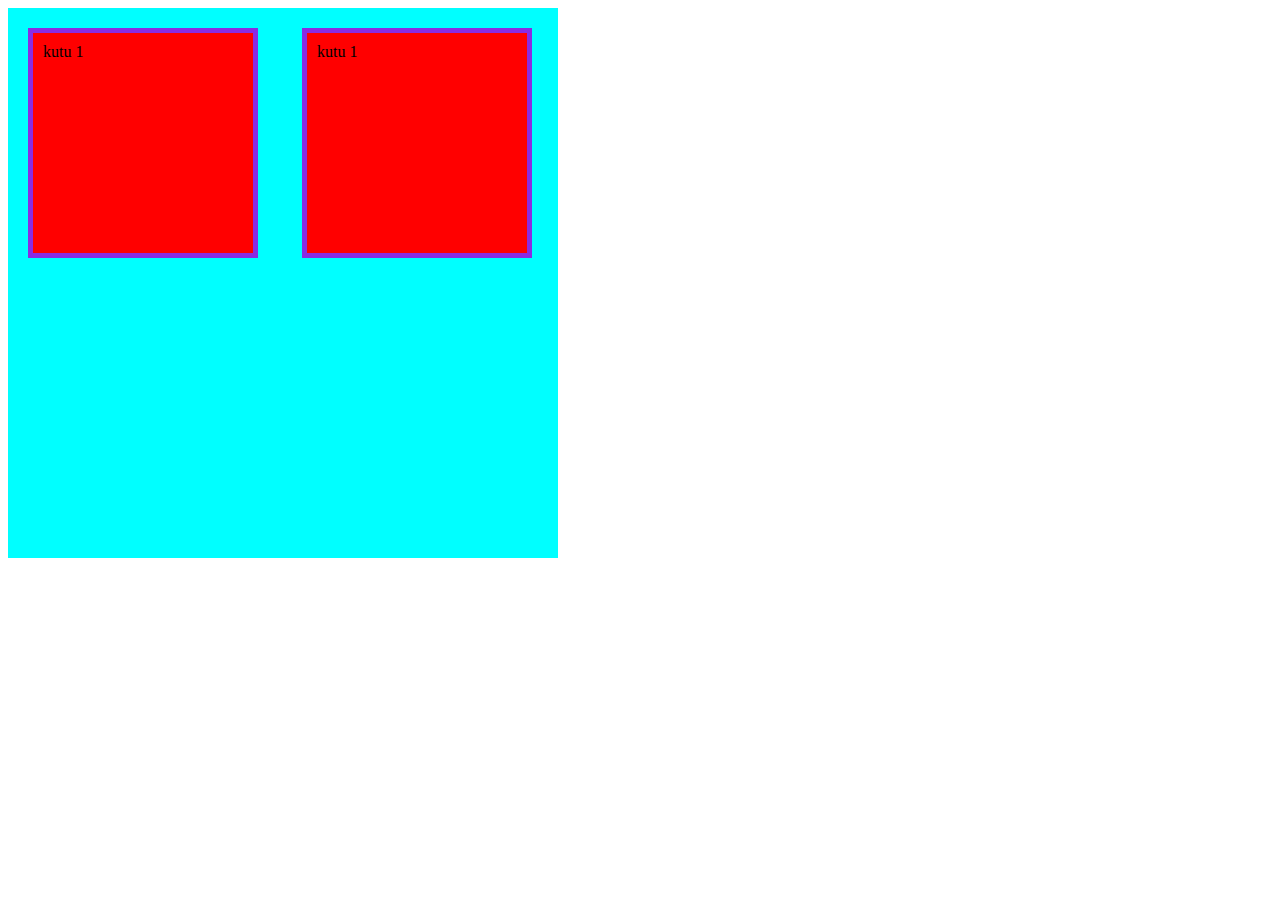
<file: microsoft-clone/boxmodel/index.html>
<!DOCTYPE html>
<html lang="en">
<head>
    <meta charset="UTF-8">
    <meta http-equiv="X-UA-Compatible" content="IE=edge">
    <meta name="viewport" content="width=device-width, initial-scale=1.0">
    <title>Document</title>
    <link rel="stylesheet" href="site.css">
</head>
<body>
    <div class="dis-element">
        <div class="ic-element">
            kutu 1
        </div>
        <div class="ic-element">
            kutu 1
        </div>
    </div>
</body>
</html>
</file>
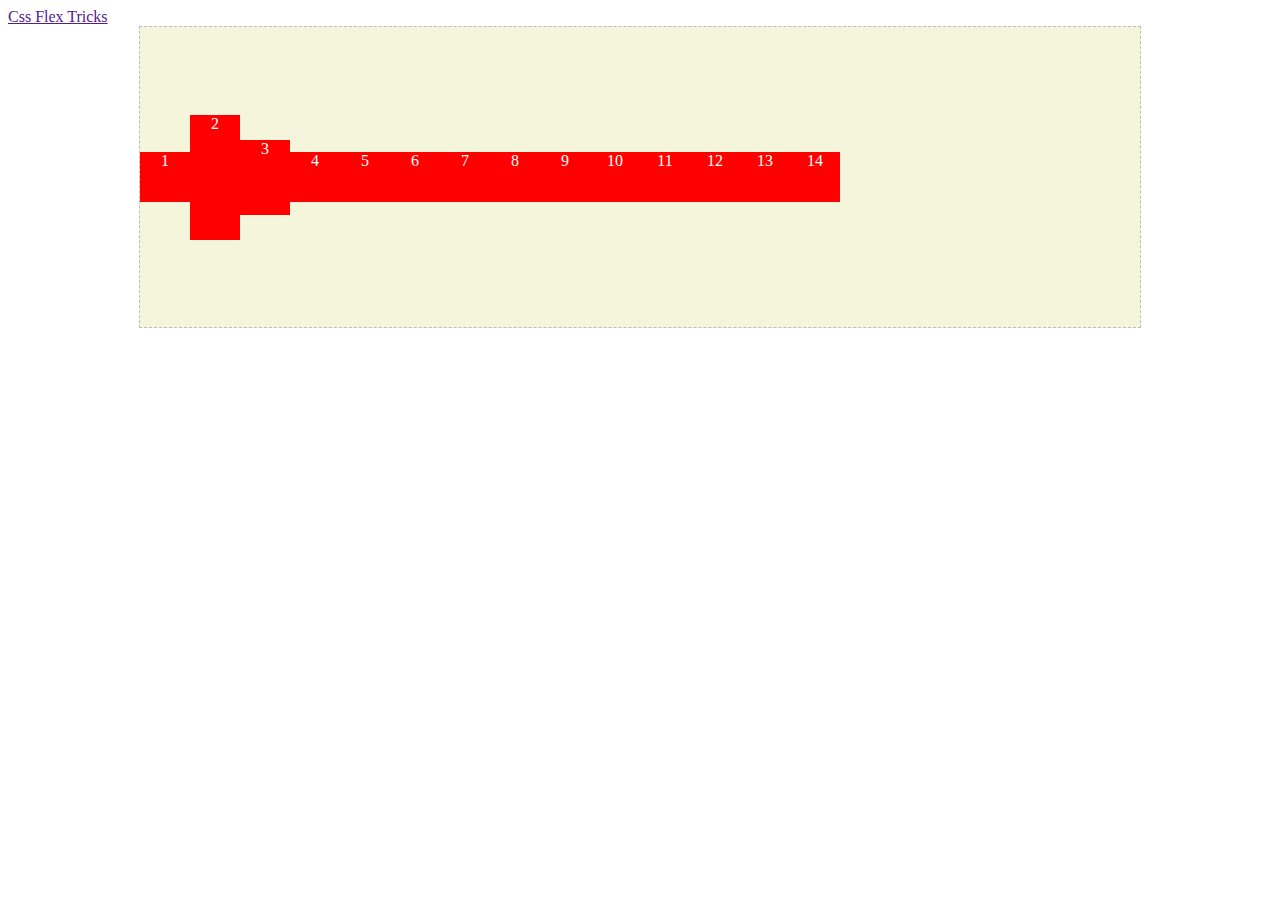
<file: microsoft-clone/flex/index.html>
<!DOCTYPE html>
<html lang="en">
<head>
    <meta charset="UTF-8">
    <meta http-equiv="X-UA-Compatible" content="IE=edge">
    <meta name="viewport" content="width=device-width, initial-scale=1.0">
    <title>Document</title>
</head>
<body>
    <style>
        .container{
            width: 1000px;
            height: 300px;
            margin: 0 auto;
            border: 1px dashed #bcbcbc;
            background-color: beige;
            display: flex;
            /* flex-direction: column; */
            /* flex-wrap: nowrap; */
            /* flex-flow: column wrap-reverse; */
            /* justify-content: space-evenly; */
            align-items: center;
        }
        .box{
            width: 50px;
            height: 50px;
            background-color: red;
            color: white;
            text-align: center;
        }
        #iki{
            height: 125px;
        }
        #uc{
            height: 75px;
        }
    </style>
    <a href="">Css Flex Tricks</a>


    <div class="container">
    <div class="box">1</div>
    <div id="iki" class="box">2</div>
    <div id="uc" class="box">3</div>
    <div class="box">4</div>
    <div class="box">5</div>
    <div class="box">6</div>
    <div class="box">7</div>
    <div class="box">8</div>
    <div class="box">9</div>
    <div class="box">10</div>
    <div class="box">11</div>
    <div class="box">12</div>
    <div class="box">13</div>
    <div class="box">14</div>
    </div>
</body>
</html>
</file>
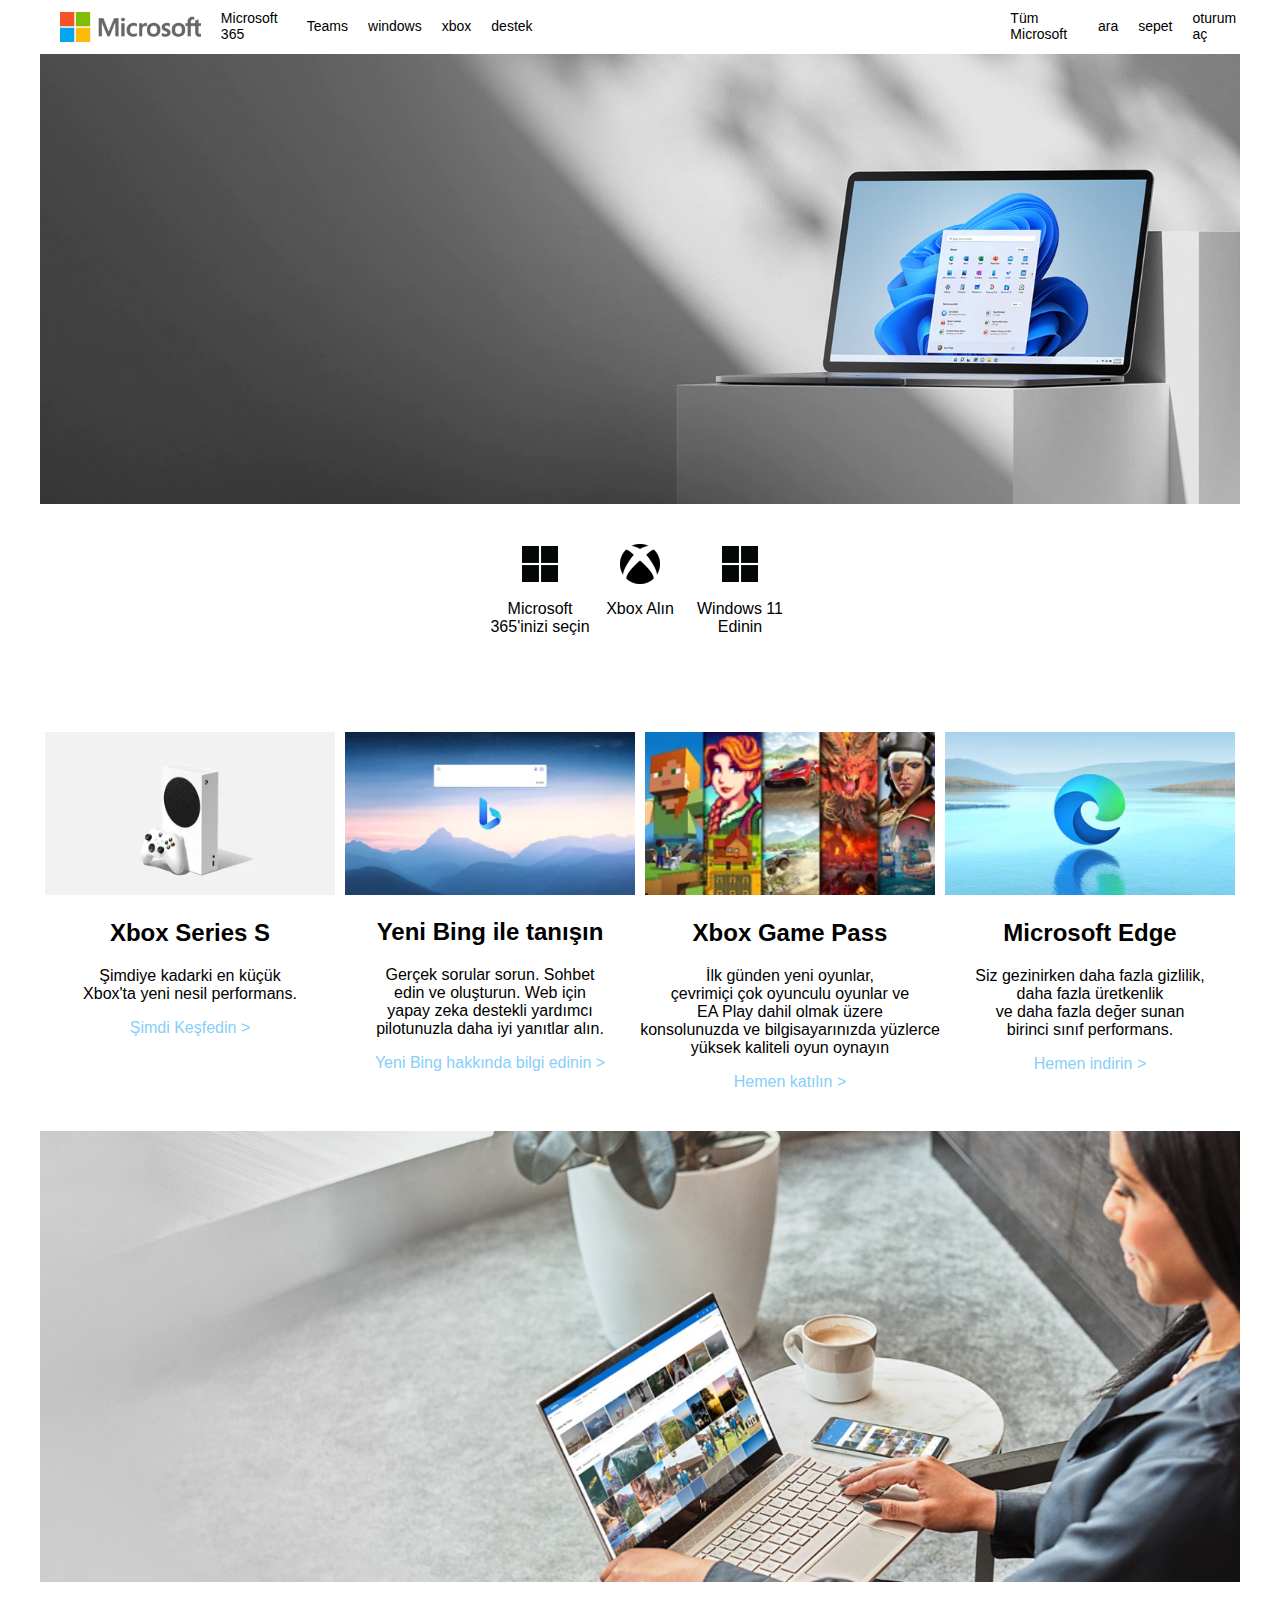
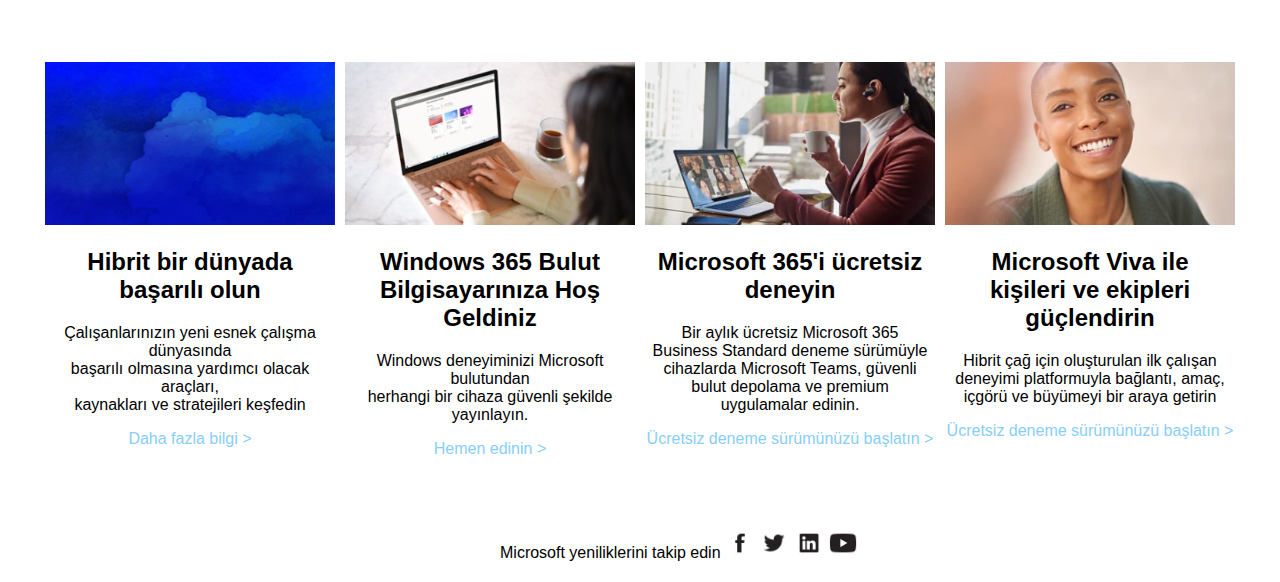
<file: microsoft-clone/microsoft-done/index.html>
<!DOCTYPE html>
<html lang="en">
  <head>
    <meta charset="UTF-8" />
    <meta http-equiv="X-UA-Compatible" content="IE=edge" />
    <meta name="viewport" content="width=device-width, initial-scale=1.0" />
    <title>Document</title>
    <link rel="stylesheet" href="site.css" />
    <script src=""></script>
  </head>
  <body>
    <!-- Menu -->
    <nav class="container nav">
      <a href=""></a>
      <div id="left">
        <img
          style="height: 30px; width: 150px"
          src="../images/logo.png"
          alt="microsoft logo"
        />
        <a href="">Microsoft 365</a>
        <a href="">Teams</a>
        <a href="">windows</a>
        <a href="">xbox</a>
        <a href="">destek</a>
      </div>
      <div id="right"></div>
      <a href="">Tüm Microsoft</a>
      <a href="">ara <i class="fa-solid fa-magnifying-glass"></i> </a>
      <a href="">sepet</a>
      <a href="">oturum aç</a>
    </nav>

    <!-- Slider -->
    <div class="container slide">
      <img src="../images/slide.webp" alt="slide" />
    </div>

    <!--mini spot-->
    <section class="container mini-spot-area">
      <div class="mini-spot">
        <a href="">
          <img src="../images/microsoft_black_logo.png" alt="logo" />
          <p>Microsoft 365'inizi seçin</p>
        </a>
      </div>
      <div class="mini-spot">
        <a href="">
          <img src="../images/xbox_black_logo.webp" alt="logo" />
          <p>Xbox Alın</p>
        </a>
      </div>
      <div class="mini-spot">
        <a href="">
          <img src="../images/microsoft_black_logo.png" alt="logo" />
          <p>Windows 11 Edinin</p>
        </a>
      </div>
    </section>

    <!--Spot-->
    <section class="container photo-spot-area">
      <div class="photo-spot">
        <img src="../images/xbox_series_s_image.webp" alt="xbox series" />
        <h2>Xbox Series S</h2>
        <p>Şimdiye kadarki en küçük <br> Xbox'ta yeni nesil performans.</p>
        <a href="">Şimdi Keşfedin ></a>
      </div>
      <div class="photo-spot">
        <img src="../images/Content-Card-Bing-AI-No-Text.webp" alt="images xbox">
        <h2>Yeni Bing ile tanışın</h2>
        <p>Gerçek sorular sorun. Sohbet <br> edin ve oluşturun. Web için <br> yapay zeka destekli yardımcı <br> pilotunuzla daha iyi yanıtlar alın.</p>
        <a href="">Yeni Bing hakkında bilgi edinin ></a>
      </div>
      <div class="photo-spot">
          <img src="../images/Content-Card-AEM-PC-Game-Pass-Expansion-No-Logo.webp" alt="gamepasslogo">
          <h2>Xbox Game Pass</h2>
          <p>İlk günden yeni oyunlar,<br> çevrimiçi çok oyunculu oyunlar ve <br> EA Play dahil olmak üzere <br> konsolunuzda ve bilgisayarınızda yüzlerce <br> yüksek kaliteli oyun oynayın</p>
          <a href="">Hemen katılın ></a>
        </div>
      <div class="photo-spot">
        <img src="../images/microsoft_edge_image.webp" alt="edge" >
        <h2>Microsoft Edge</h2>
        <p>Siz gezinirken daha fazla gizlilik,<br> daha fazla üretkenlik <br> ve daha fazla değer sunan <br> birinci sınıf performans.</p>
        <a href="">Hemen indirin ></a>
      </div>
    </section>
    <!--Slider 2-->
    <div class="container slide2">
      <img src="../images/gldn-Soft-Hero-OneDriveCampaignRefresh-2-VP5-1596x600.jpeg" alt="img">
    </div>
    <section class="container is-photo-spot-area">
    <div class="is-photo-spot">
      <img src="../images/hibrit-dunya.jpg" alt="hibrit">
      <h2>Hibrit bir dünyada </BR> başarılı olun</h2>
      <p>Çalışanlarınızın yeni esnek çalışma dünyasında <br> başarılı olmasına yardımcı olacak araçları, <br> kaynakları ve stratejileri keşfedin</p>
      <a href="">Daha fazla bilgi ></a>
    </div>
    <div class="is-photo-spot">
      <img src="../images/windows 365.jpg" alt="">
      <h2>Windows 365 Bulut <br> Bilgisayarınıza Hoş Geldiniz</h2>
      <p>Windows deneyiminizi Microsoft bulutundan </BR> herhangi bir cihaza güvenli şekilde yayınlayın.</p>
      <a href="">Hemen edinin ></a>
    </div>
    <div class="is-photo-spot">
      <img src="../images/Content-Card-Microsoft-365-For-Business-Woman-Teams-Call.webp" alt="">
      <h2>Microsoft 365'i ücretsiz <br> deneyin</h2>
      <p>Bir aylık ücretsiz Microsoft 365 <br> Business Standard deneme sürümüyle <br> cihazlarda Microsoft Teams, güvenli <br> bulut depolama ve premium <br> uygulamalar edinin.</p>
      <a href="">Ücretsiz deneme sürümünüzü başlatın ></a>
    </div>
    <div class="is-photo-spot">
      <img src="../images/Content-Card-Microsoft-Viva-Renata-Empower.webp" alt="">
      <h2>Microsoft Viva ile <br> kişileri ve ekipleri <br> güçlendirin</h2>
      <p>Hibrit çağ için oluşturulan ilk çalışan <br> deneyimi platformuyla bağlantı, amaç, <br> içgörü ve büyümeyi bir araya getirin</p>
      <a href="">Ücretsiz deneme sürümünüzü başlatın ></a>
    </div>
  </section>
  <div class="sayfa-sonu">
    Microsoft yeniliklerini takip edin  <img src="../images/Facebook 2x.webp" alt=""> <img src="../images/Twitter 2x.webp" alt=""> <img src="../images/Linkedin 2x.webp" alt=""> <img src="../images/YouTube 2x.webp" alt="">
  </div>
  </body>
</html>
</file>
<file: microsoft-clone/boxmodel/site.css>
.dis-element{
    height: 550px;
    width: 550px;
    background-color: aqua;
}
.ic-element{
    height: 200px;
    width: 200px;
    background-color: red;
    display: inline-block;

    padding: 10px;
    margin: 20px;
    border: 5px solid blueviolet;
}
</file>
<file: microsoft-clone/microsoft-done/site.css>
body {
  margin: 0;
  padding: 0;
  border: none;
  font-size: 16px;
  font-family: "Segoe UI", Tahoma, Geneva, Verdana, sans-serif;
}
.container {
  display: flex;
  width: 1200px;
  margin: 0 auto;
}
.container-full {
  width: 100%;
  display: flex;
}
.nav{
    padding: 10px 0;
    display: flex;
    justify-content: space-between;
    align-items: center;
}
.nav a{
    text-decoration: none;
    color: black;
    margin-left: 20px ;
    font-size: 14px;
}
.nav a::after{
    content:"";
    display: block;
    width: 0;
    height: 2px;
    background-color: black;
    transition: .3s;
}
.nav a:hover::after{
    width: 100%;
}
#left,
#right{
   display: flex;
   align-items: center;
   width: 50%;
}
#right{
    justify-content: flex-end;
}
#left>img{
    width: 115px;
}
/*}Slider */
.slide>img{
    width: 100%;
}
/* mini spot */
.mini-spot-area{
    display: flex;
    justify-content: center;
    margin-top: 40px;
}
.mini-spot{
    width: 100px;
}
.mini-spot a{
    text-decoration: none;
    color: black;
    display: flex;
    flex-direction: column;
    align-items: center;
}
.mini-spot a >p{
    text-align: center;
}
.photo-spot-area{
    display: flex;
   justify-content: center;
    margin-top: 80px;
}
.photo-spot{
    text-align: center;
    width: 1200px;
    margin:0 auto ;
}
.photo-spot a{
    text-decoration: none;
    color: lightskyblue;
}
.photo-spot a>p{
    text-align: center;
}
.photo-spot img{
    width: 290px;
}
.slide2>img{
    width: 100%;
    margin-top: 40px;
}
.is-photo-spot-area{
    display: flex;
    justify-content: center;
    margin-top: 80px;
}
.is-photo-spot{
    text-align: center;
    width: 1200px;
    margin: 0 auto;
}
.is-photo-spot a{
    align-items: center;
    text-decoration: none;
    color: lightskyblue;

}
.is-photo-spot img{
    width: 290px;
}
.sayfa-sonu{
   margin: 70px 200px 20px 500px;

}
.sayfa-sonu>img{
    width: 30px;
}
</file>
